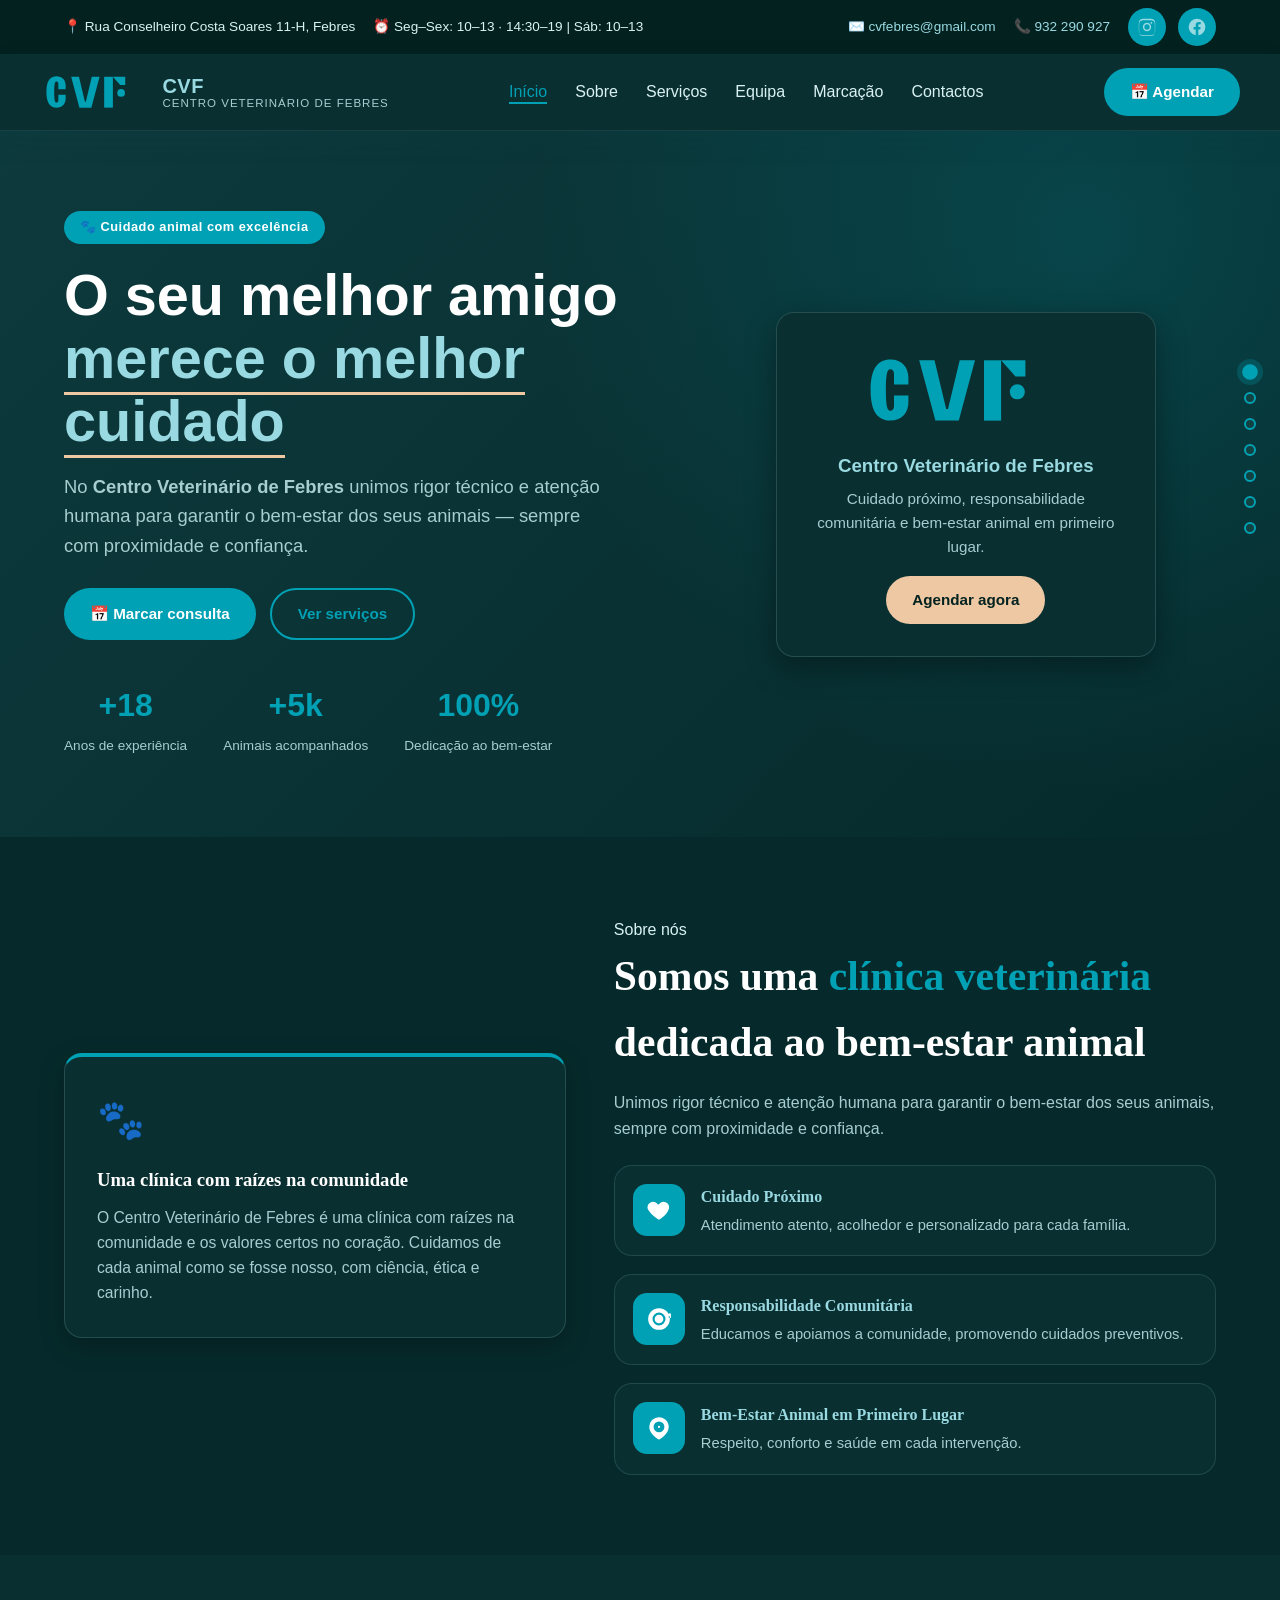
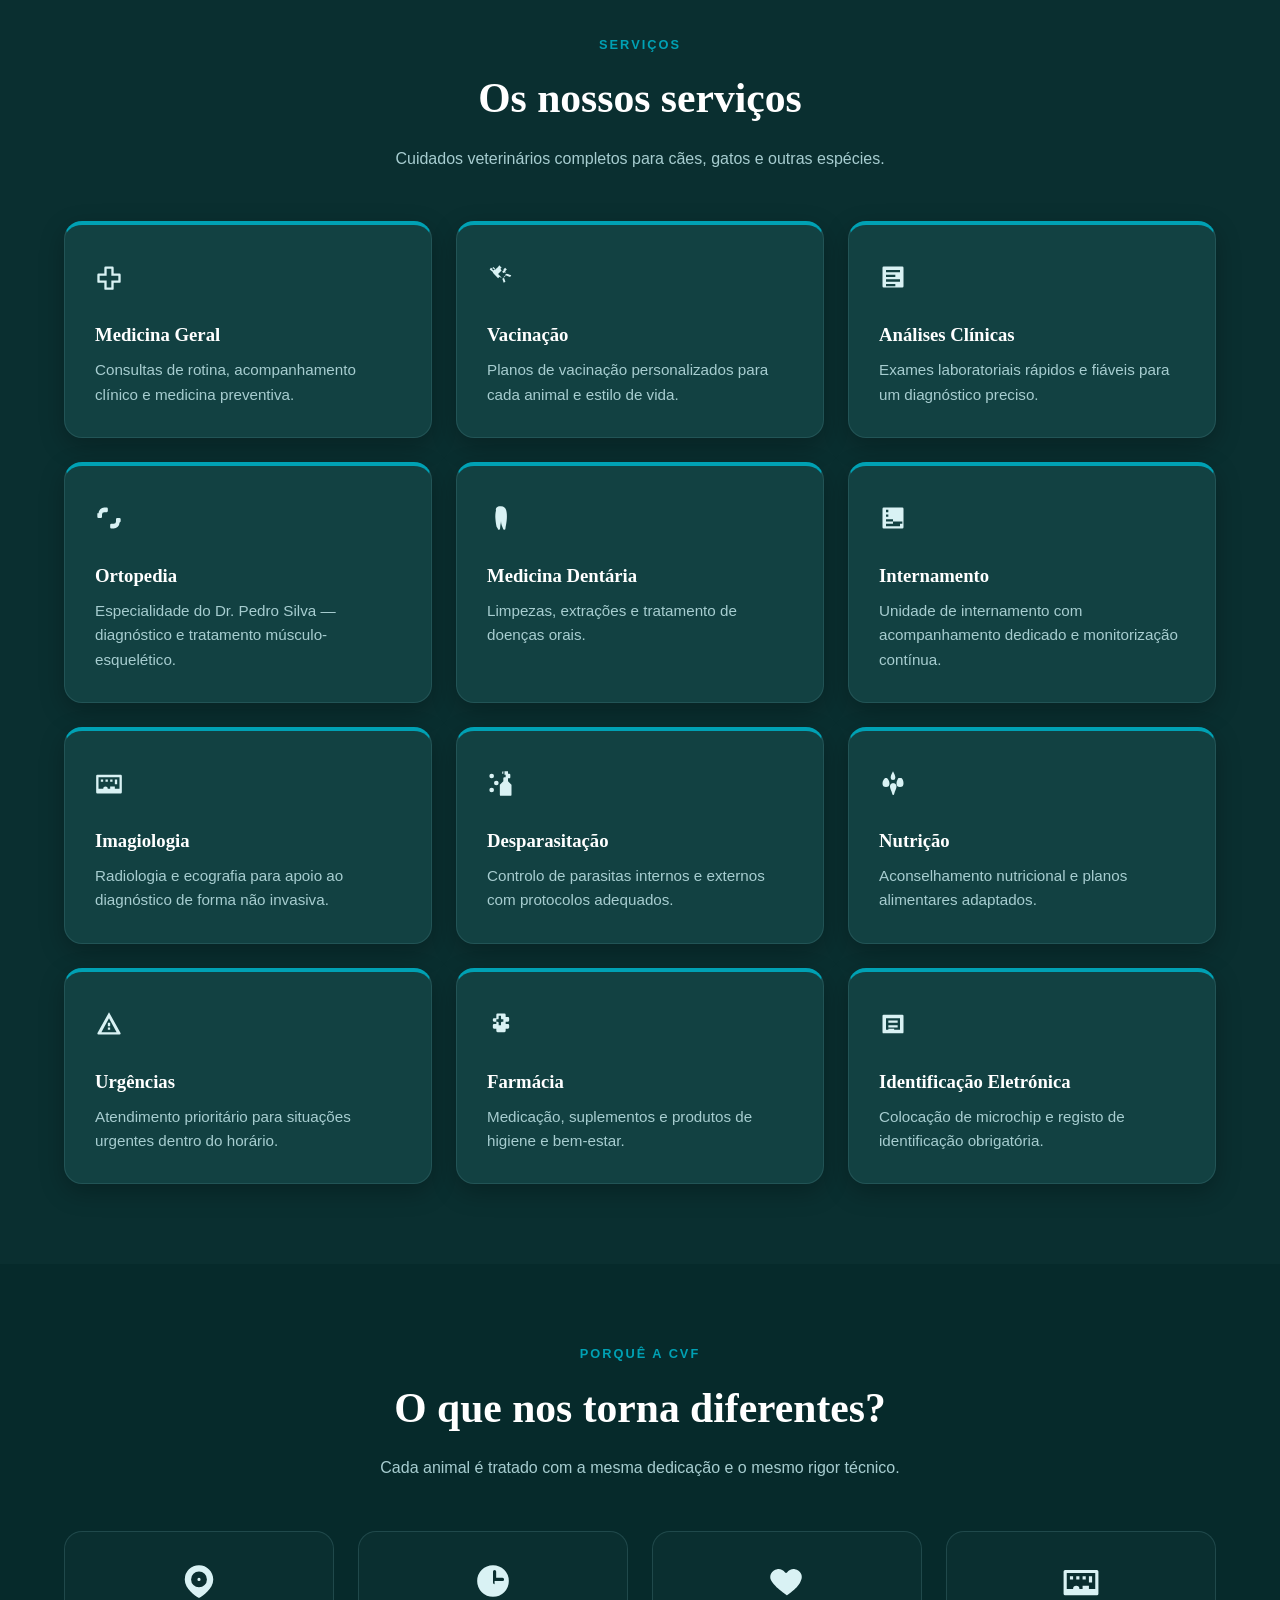
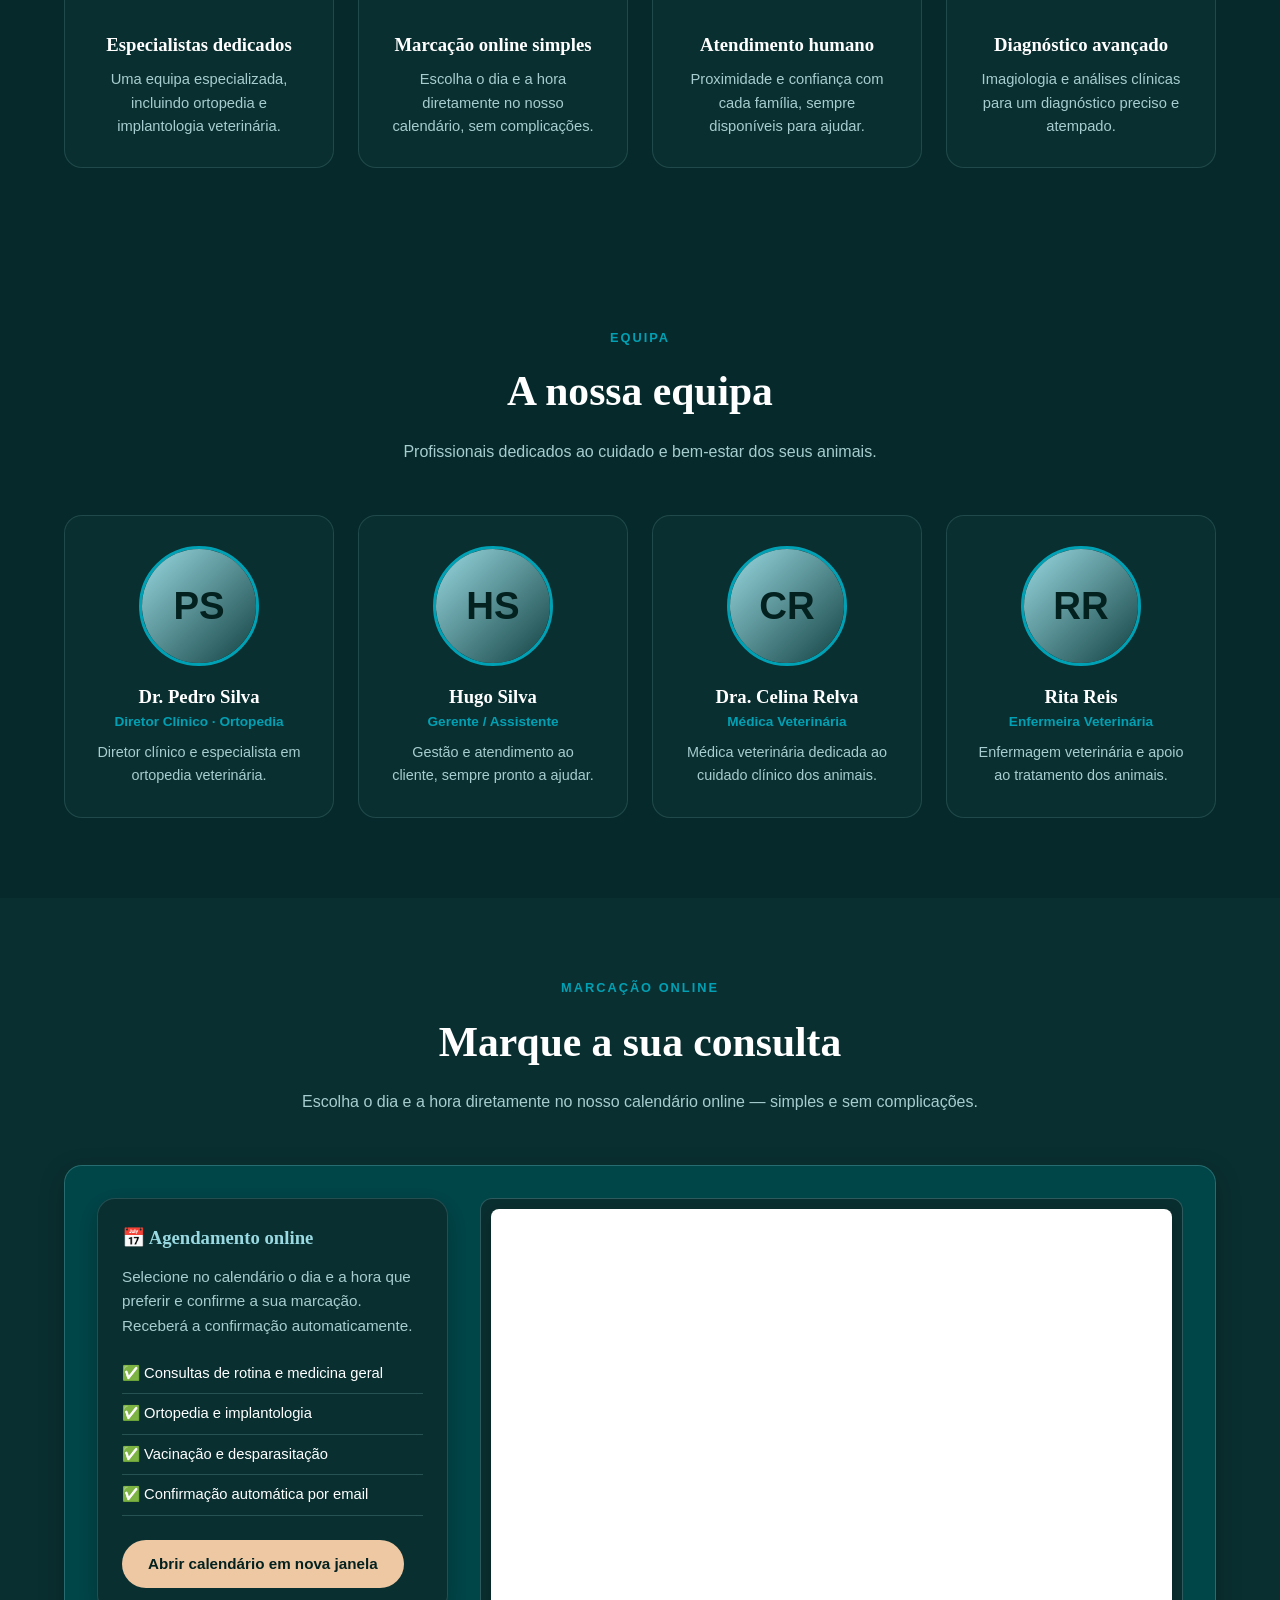
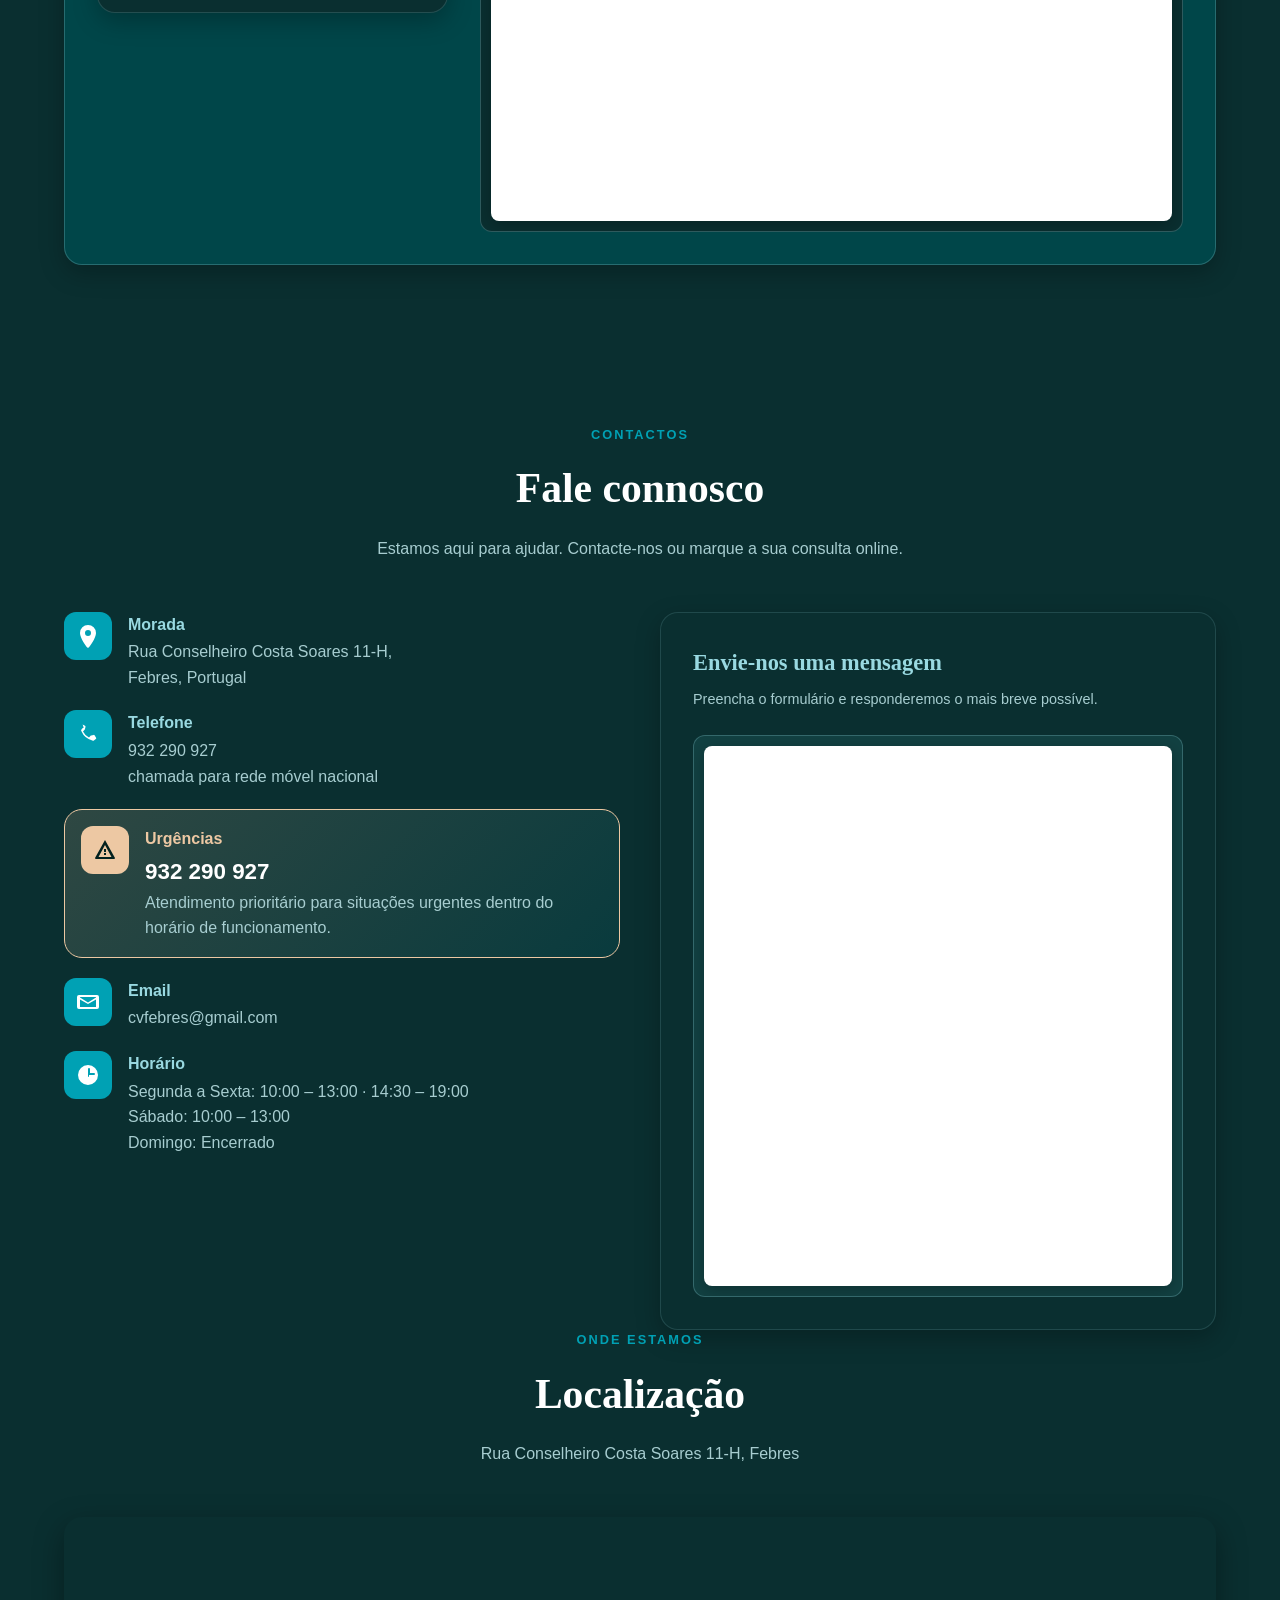
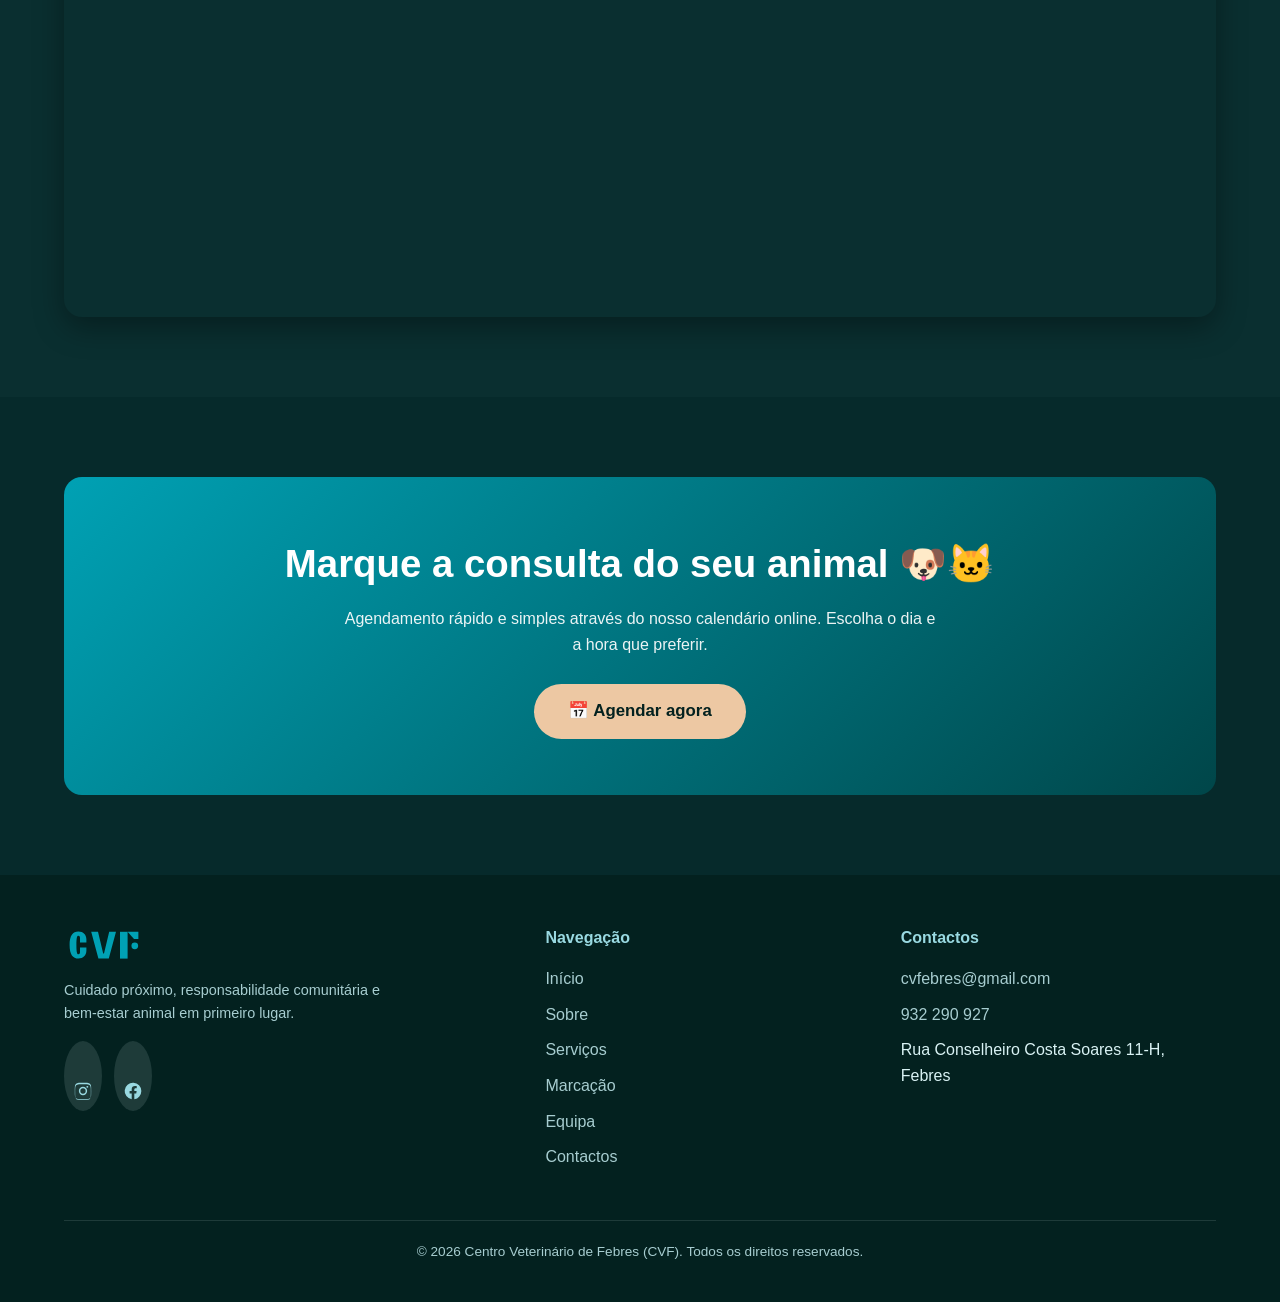
<file: index.html>
<!DOCTYPE html>
<html lang="pt-PT">
<head>
  <meta charset="UTF-8" />
  <meta name="viewport" content="width=device-width, initial-scale=1.0, viewport-fit=cover" />
  <title>CVF — Centro Veterinário de Febres</title>
  <meta name="description" content="Centro Veterinário de Febres. Cuidado próximo, responsabilidade comunitária e bem-estar animal em primeiro lugar. Marque a sua consulta online." />
  <meta name="author" content="Centro Veterinário de Febres" />
  <meta name="robots" content="index, follow" />
  <link rel="canonical" href="https://cvfebres.pt/" />

  <!-- Open Graph / social -->
  <meta property="og:type" content="website" />
  <meta property="og:locale" content="pt_PT" />
  <meta property="og:title" content="CVF — Centro Veterinário de Febres" />
  <meta property="og:description" content="Cuidado próximo, responsabilidade comunitária e bem-estar animal em primeiro lugar. Marque a sua consulta online." />
<meta property="og:url" content="https://cvfebres.pt/" />
  <meta property="og:site_name" content="CVF — Centro Veterinário de Febres" />
<meta property="og:image" content="https://cvfebres.pt/assets/cvf-logo.svg" />
  <meta property="og:image:width" content="1200" />
  <meta property="og:image:height" content="630" />
  <meta property="og:image:alt" content="Logótipo CVF — Centro Veterinário de Febres" />
  <meta name="twitter:card" content="summary_large_image" />
  <meta name="twitter:title" content="CVF — Centro Veterinário de Febres" />
  <meta name="twitter:description" content="Cuidado próximo, responsabilidade comunitária e bem-estar animal em primeiro lugar." />
  <meta name="twitter:image" content="https://cvfebres.pt/assets/cvf-logo.svg" />

<meta name="theme-color" content="#062a2b" />
  <link rel="icon" type="image/svg+xml" href="assets/favicon.svg" />
  <link rel="apple-touch-icon" href="assets/favicon.svg" />

  <!-- Fontes da marca: Satoshi (principal) + Merriweather (alternativa) -->
  <link rel="preconnect" href="https://api.fontshare.com" />
  <link rel="preconnect" href="https://cdn.fontshare.com" crossorigin />
  <link href="https://api.fontshare.com/v2/css?f[]=satoshi@400,500,700,900&f[]=merriweather@400,700,900&display=swap" rel="stylesheet" />

  <link rel="stylesheet" href="css/style.css" />

  <!-- Dados estruturados (VetClinic) -->
  <script type="application/ld+json">
  {
    "@context": "https://schema.org",
    "@type": "VeterinaryCare",
    "name": "Centro Veterinário de Febres",
    "url": "https://cvfebres.pt/",
    "telephone": "+351932290927",
    "email": "cvfebres@gmail.com",
    "address": {
      "@type": "PostalAddress",
      "streetAddress": "Rua Conselheiro Costa Soares 11-H",
      "addressLocality": "Febres",
      "addressCountry": "PT"
    },
    "openingHours": ["Mo-Fr 10:00-13:00 14:30-19:00", "Sa 10:00-13:00"],
    "priceRange": "$$"
  }
  </script>
</head>
<body>

  <!-- Barra de progresso do scroll -->
  <div class="scroll-progress" id="scroll-progress"></div>

  <!-- Dots de navegação lateral -->
  <nav class="scroll-dots" id="scroll-dots" aria-label="Navegação rápida"></nav>

<!-- ============================================================
       TOPBAR
  ============================================================ -->
  <div class="topbar">
    <div class="container topbar-inner">
      <div class="topbar-left">
        <span>📍 Rua Conselheiro Costa Soares 11-H, Febres</span>
        <span class="topbar-hours">⏰ Seg–Sex: 10–13 · 14:30–19 | Sáb: 10–13</span>
      </div>
      <div class="topbar-right">
        <a href="mailto:cvfebres@gmail.com">✉️ cvfebres@gmail.com</a>
        <a href="tel:+351932290927">📞 932 290 927</a>
<div class="social-links">
          <a href="https://www.instagram.com/cvfebres" target="_blank" rel="noopener" class="social-link" aria-label="Instagram (abre em nova janela)">
            <svg aria-hidden="true" viewBox="0 0 24 24" width="20" height="20" fill="currentColor"><path d="M12 2.16c3.2 0 3.58.01 4.85.07 1.17.05 1.8.25 2.23.41.56.22.96.48 1.38.9.42.42.68.82.9 1.38.16.42.35 1.06.41 2.23.06 1.27.07 1.65.07 4.85s-.01 3.58-.07 4.85c-.05 1.17-.25 1.8-.41 2.23-.22.56-.48.96-.9 1.38-.42.42-.82.68-1.38.9-.42.16-1.06.35-2.23.41-1.27.06-1.65.07-4.85.07s-3.58-.01-4.85-.07c-1.17-.05-1.8-.25-2.23-.41a3.72 3.72 0 0 1-1.38-.9c-.42-.42-.68-.82-.9-1.38-.16-.42-.35-1.06-.41-2.23C2.17 15.58 2.16 15.2 2.16 12s.01-3.58.07-4.85c.05-1.17.25-1.8.41-2.23.22-.56.48-.96.9-1.38.42-.42.82-.68 1.38-.9.42-.16 1.06-.35 2.23-.41C8.42 2.17 8.8 2.16 12 2.16m0 1.8c-3.15 0-3.52.01-4.77.07-1.08.05-1.67.23-2.06.38-.52.2-.89.44-1.28.83-.39.39-.63.76-.83 1.28-.15.39-.33.98-.38 2.06-.06 1.25-.07 1.62-.07 4.77s.01 3.52.07 4.77c.05 1.08.23 1.67.38 2.06.2.52.44.89.83 1.28.39.39.76.63 1.28.83.39.15.98.33 2.06.38 1.25.06 1.62.07 4.77.07s3.52-.01 4.77-.07c1.08-.05 1.67-.23 2.06-.38.52-.2.89-.44 1.28-.83.39-.39.63-.76.83-1.28.15-.39.33-.98.38-2.06.06-1.25.07-1.62.07-4.77s-.01-3.52-.07-4.77c-.05-1.08-.23-1.67-.38-2.06-.2-.52-.44-.89-.83-1.28a3.44 3.44 0 0 0-1.28-.83c-.39-.15-.98-.33-2.06-.38-1.25-.06-1.62-.07-4.77-.07m0 3.06a4.98 4.98 0 1 1 0 9.96 4.98 4.98 0 0 1 0-9.96m0 1.8a3.18 3.18 0 1 0 0 6.36 3.18 3.18 0 0 0 0-6.36m5.19-2.96a1.16 1.16 0 1 1 0 2.33 1.16 1.16 0 0 1 0-2.33"/></svg>
          </a>
          <a href="https://www.facebook.com/cvfebres" target="_blank" rel="noopener" class="social-link" aria-label="Facebook (abre em nova janela)">
            <svg aria-hidden="true" viewBox="0 0 24 24" width="20" height="20" fill="currentColor"><path d="M22 12a10 10 0 1 0-11.56 9.88v-6.99H7.9V12h2.54V9.8c0-2.5 1.49-3.89 3.78-3.89 1.09 0 2.24.2 2.24.2v2.46h-1.26c-1.24 0-1.63.77-1.63 1.56V12h2.78l-.45 2.89h-2.33v6.99A10 10 0 0 0 22 12"/></svg>
          </a>
        </div>
      </div>
    </div>
  </div>

  <!-- ============================================================
       HEADER
  ============================================================ -->
  <header class="header">
    <div class="container nav">
      <a href="#inicio" class="brand">
        <img src="assets/cvf-logo.svg" alt="Logótipo CVF" />
        <div class="brand-text">
          <strong>CVF</strong>
          <span>Centro Veterinário de Febres</span>
        </div>
      </a>
      <nav class="main-nav">
        <ul class="nav-links" id="nav-links">
          <li><a href="#inicio" class="active">Início</a></li>
          <li><a href="#sobre">Sobre</a></li>
          <li><a href="#servicos">Serviços</a></li>
          <li><a href="#equipa">Equipa</a></li>
          <li><a href="#marcacao">Marcação</a></li>
          <li><a href="#contactos">Contactos</a></li>
        </ul>
      </nav>
      <div class="nav-cta">
        <a href="#marcacao" class="btn btn-primary">📅 Agendar</a>
        <button class="hamburger" aria-label="Menu" aria-expanded="false">
          <span></span><span></span><span></span>
        </button>
      </div>
    </div>
  </header>

  <!-- ============================================================
       HERO
  ============================================================ -->
  <section class="hero" id="inicio">
    <div class="hero-bg"></div>
    <div class="container hero-inner">
      <div class="hero-content">
        <span class="hero-badge">🐾 Cuidado animal com excelência</span>
        <h1>O seu melhor amigo<br /><span class="typewriter">merece o melhor cuidado</span></h1>
        <p class="hero-sub">
          No <strong>Centro Veterinário de Febres</strong> unimos rigor técnico e
          atenção humana para garantir o bem-estar dos seus animais — sempre com
          proximidade e confiança.
        </p>
        <div class="hero-actions">
          <a href="#marcacao" class="btn btn-primary btn-lg">📅 Marcar consulta</a>
          <a href="#servicos" class="btn btn-outline btn-lg">Ver serviços</a>
        </div>
        <div class="hero-stats">
          <div class="stat"><strong>+18</strong><span>Anos de experiência</span></div>
          <div class="stat"><strong>+5k</strong><span>Animais acompanhados</span></div>
          <div class="stat"><strong>100%</strong><span>Dedicação ao bem-estar</span></div>
        </div>
      </div>
      <div class="hero-visual">
        <div class="hero-card">
          <img src="assets/cvf-logo.svg" alt="Logótipo CVF" />
          <h3>Centro Veterinário de Febres</h3>
          <p>Cuidado próximo, responsabilidade comunitária e bem-estar animal em primeiro lugar.</p>
          <a href="#marcacao" class="btn btn-accent">Agendar agora</a>
        </div>
      </div>
    </div>
  </section>

  <!-- ============================================================
       SOBRE
  ============================================================ -->
  <section class="section" id="sobre">
    <div class="container">
      <div class="split">
        <div class="split-media reveal">
          <div class="about-card">
            <div class="about-emoji">🐾</div>
            <h3>Uma clínica com raízes na comunidade</h3>
            <p>
              O Centro Veterinário de Febres é uma clínica com raízes na comunidade
              e os valores certos no coração. Cuidamos de cada animal como se fosse
              nosso, com ciência, ética e carinho.
            </p>
          </div>
        </div>
        <div class="split-content reveal">
          <div class="eyebrow">Sobre nós</div>
          <h2>Somos uma <b>clínica veterinária</b> dedicada ao bem-estar animal</h2>
          <p>
            Unimos rigor técnico e atenção humana para garantir o bem-estar dos seus
            animais, sempre com proximidade e confiança.
          </p>
<div class="values-list">
            <div class="value-item">
              <div class="value-icon"><svg viewBox="0 0 24 24" width="26" height="26" fill="currentColor" aria-hidden="true"><path d="M12 21s-7.5-4.7-10-9.3C.4 8.6 2.3 5 5.8 4.5c2-.3 3.9.6 5 2.2.3.4.9.4 1.2 0 1.1-1.6 3-2.5 5-2.2 3.5.5 5.4 4.1 3.8 7.2C19.5 16.3 12 21 12 21z"/></svg></div>
              <div>
                <h4>Cuidado Próximo</h4>
                <p>Atendimento atento, acolhedor e personalizado para cada família.</p>
              </div>
            </div>
            <div class="value-item">
              <div class="value-icon"><svg viewBox="0 0 24 24" width="26" height="26" fill="currentColor" aria-hidden="true"><path d="M12 2a10 10 0 1 1 0 20 10 10 0 0 1 0-20zm0 4a6 6 0 1 0 0 12 6 6 0 0 0 0-12zm0 2a4 4 0 1 1 0 8 4 4 0 0 1 0-8zm9-1h2v2h-2V7zm2 2h-2v2h2V9z"/></svg></div>
              <div>
                <h4>Responsabilidade Comunitária</h4>
                <p>Educamos e apoiamos a comunidade, promovendo cuidados preventivos.</p>
              </div>
            </div>
            <div class="value-item">
              <div class="value-icon"><svg viewBox="0 0 24 24" width="26" height="26" fill="currentColor" aria-hidden="true"><path d="M12 2c5 0 9 4 9 9 0 6-7 10.5-8.4 11.4a1 1 0 0 1-1.2 0C10 21.5 3 17 3 11a9 9 0 0 1 9-9zm0 4a5 5 0 1 0 0 10 5 5 0 0 0 0-10zm0 4a1 1 0 1 1 0 2 1 1 0 0 1 0-2z"/></svg></div>
              <div>
                <h4>Bem-Estar Animal em Primeiro Lugar</h4>
                <p>Respeito, conforto e saúde em cada intervenção.</p>
              </div>
            </div>
          </div>
        </div>
      </div>
    </div>
  </section>

  <!-- ============================================================
       SERVIÇOS
  ============================================================ -->
  <section class="section section-alt" id="servicos">
    <div class="container">
      <div class="section-head reveal">
        <div class="eyebrow">Serviços</div>
        <h2>Os nossos <b>serviços</b></h2>
        <p>Cuidados veterinários completos para cães, gatos e outras espécies.</p>
      </div>
<div class="services-grid">
        <div class="service-card reveal">
          <div class="icon"><svg viewBox="0 0 24 24" width="28" height="28" fill="currentColor" aria-hidden="true"><path d="M9 3h6a1 1 0 0 1 1 1v5h5a1 1 0 0 1 1 1v6a1 1 0 0 1-1 1h-5v5a1 1 0 0 1-1 1H9a1 1 0 0 1-1-1v-5H3a1 1 0 0 1-1-1v-6a1 1 0 0 1 1-1h5V4a1 1 0 0 1 1-1zm1 2v6H4v4h6v6h4v-6h6v-4h-6V5h-4z"/></svg></div>
          <h3>Medicina Geral</h3>
          <p>Consultas de rotina, acompanhamento clínico e medicina preventiva.</p>
        </div>
        <div class="service-card reveal">
          <div class="icon"><svg viewBox="0 0 24 24" width="28" height="28" fill="currentColor" aria-hidden="true"><path d="M10.5 2 14 5.5 15.5 4l1.5 1.5-1.5 1.5c.5.5.8 1.2.8 2l4.5 1.5-1 1.5-4-1.5-1.5 1.5 1.5 4-1.5 1-1.5-4.5c-.8 0-1.5-.3-2-.8l-1.5 1.5L8 14.5 9.5 13 6 9.5c-.5-.5-1-1.2-1.2-2L2.3 5.5 3.3 4l4 1.5c.3-.4.6-.7 1-.9l1.2-1.1L10.5 2zM5.5 3.5 4 5l1.5 1.5L7 5 5.5 3.5zm7 3-3 3 4 4 3-3-1-1h1.5l-1.5-1.5L14 8.5 13 7.5l1.5-1.5L13 4.5 12.5 4l-1 1z"/></svg></div>
          <h3>Vacinação</h3>
          <p>Planos de vacinação personalizados para cada animal e estilo de vida.</p>
        </div>
        <div class="service-card reveal">
          <div class="icon"><svg viewBox="0 0 24 24" width="28" height="28" fill="currentColor" aria-hidden="true"><path d="M4 3h16a1 1 0 0 1 1 1v16a1 1 0 0 1-1 1H4a1 1 0 0 1-1-1V4a1 1 0 0 1 1-1zm2 3v2h12V6H6zm0 4v2h8v-2H6zm0 4v2h12v-2H6zm0 4v2h8v-2H6z"/></svg></div>
          <h3>Análises Clínicas</h3>
          <p>Exames laboratoriais rápidos e fiáveis para um diagnóstico preciso.</p>
        </div>
        <div class="service-card reveal">
          <div class="icon"><svg viewBox="0 0 24 24" width="28" height="28" fill="currentColor" aria-hidden="true"><path d="M3 8a5 5 0 0 1 5-5h2a1 1 0 0 1 1 1v2a1 1 0 0 1-1 1H8a2 2 0 0 0-2 2v2a1 1 0 0 1-1 1H3a1 1 0 0 1-1-1V8zm18 8a5 5 0 0 1-5 5h-2a1 1 0 0 1-1-1v-2a1 1 0 0 1 1-1h2a2 2 0 0 0 2-2v-2a1 1 0 0 1 1-1h2a1 1 0 0 1 1 1v2z"/></svg></div>
          <h3>Ortopedia</h3>
          <p>Especialidade do Dr. Pedro Silva — diagnóstico e tratamento músculo-esquelético.</p>
        </div>
        <div class="service-card reveal">
          <div class="icon"><svg viewBox="0 0 24 24" width="28" height="28" fill="currentColor" aria-hidden="true"><path d="M12 2c2.5 0 4 1.5 4.5 3.5.5 2 .7 4.5.5 7-.2 2.5-.5 5-1 7l-.2 1.6a1 1 0 0 1-2 .1L12.5 18c-.3-1.2-.5-2.5-.5-3.5 0 1-.2 2.3-.5 3.5l-.3 3.2a1 1 0 0 1-2-.1L8.2 19.5c-.5-2-.8-4.5-1-7-.2-2.5 0-5 .5-7C7.2 3.5 8.7 2 11.2 2h.8z"/></svg></div>
          <h3>Medicina Dentária</h3>
          <p>Limpezas, extrações e tratamento de doenças orais.</p>
        </div>
        <div class="service-card reveal">
          <div class="icon"><svg viewBox="0 0 24 24" width="28" height="28" fill="currentColor" aria-hidden="true"><path d="M4 3h16a1 1 0 0 1 1 1v16a1 1 0 0 1-1 1H4a1 1 0 0 1-1-1V4a1 1 0 0 1 1-1zm2 2v2h2V5H6zm0 4v2h2V9H6zm0 4v2h6v-2H6zm0 4v2h12v-2H6zm10-4a2 2 0 1 1 0-4 2 2 0 0 1 0 4zm-4 4h8v-2h-8v2zM8 9h2v2H8V9z"/></svg></div>
          <h3>Internamento</h3>
          <p>Unidade de internamento com acompanhamento dedicado e monitorização contínua.</p>
        </div>
        <div class="service-card reveal">
          <div class="icon"><svg viewBox="0 0 24 24" width="28" height="28" fill="currentColor" aria-hidden="true"><path d="M2 5h20a1 1 0 0 1 1 1v14a1 1 0 0 1-1 1H2a1 1 0 0 1-1-1V6a1 1 0 0 1 1-1zm1 2v10h18V7H3zm2 2h2v2H5V9zm4 0h2v2H9V9zm4 0h2v2h-2V9zm4 0h2v4h-2V9zm-8 6a2 2 0 1 1 0 4 2 2 0 0 1 0-4zm4 0h4v2h-4v-2z"/></svg></div>
          <h3>Imagiologia</h3>
          <p>Radiologia e ecografia para apoio ao diagnóstico de forma não invasiva.</p>
        </div>
        <div class="service-card reveal">
          <div class="icon"><svg viewBox="0 0 24 24" width="28" height="28" fill="currentColor" aria-hidden="true"><path d="M14 2h4v2h1a1 1 0 0 1 1 1v2a1 1 0 0 1-1 1h-1v2.5l3 3V22a1 1 0 0 1-1 1H12a1 1 0 0 1-1-1v-8.5l3-3V8a1 1 0 0 1 1-1h1V5h-1V2h-1v2h-1V3a1 1 0 0 1 1-1zm1 10.5L17.5 15v5H11v-5L14 12.5zM4 8a2 2 0 1 1 0-4 2 2 0 0 1 0 4zm4 6a2 2 0 1 1 0-4 2 2 0 0 1 0 4zm-4 6a2 2 0 1 1 0-4 2 2 0 0 1 0 4z"/></svg></div>
          <h3>Desparasitação</h3>
          <p>Controlo de parasitas internos e externos com protocolos adequados.</p>
        </div>
        <div class="service-card reveal">
          <div class="icon"><svg viewBox="0 0 24 24" width="28" height="28" fill="currentColor" aria-hidden="true"><path d="M12 2c1 2 2 3.5 2 5.5A2 2 0 0 1 12 9.5 2 2 0 0 1 10 7.5c0-2 1-3.5 2-5.5zM7 8c1 1 2 2.5 2 4.5A3 3 0 0 1 6 15.5 3 3 0 0 1 3 12.5C3 10.5 4 9 5 8c.5-.5 1.5-.5 2 0zm10 0c1-.5 2-.5 2.5 0 1 1 1.5 2.5 1.5 4.5a3 3 0 0 1-3 3 3 3 0 0 1-3-3c0-2 1-3.5 1.5-4.5.5-.5 1.5-.5 2 0zM12 12c1.7 0 3 1.3 3 3 0 1.8-1.2 3.3-2 6.5a.8.8 0 0 1-1.6 0c-.8-3.2-2-4.7-2-6.5 0-1.7 1.3-3 3-3z"/></svg></div>
          <h3>Nutrição</h3>
          <p>Aconselhamento nutricional e planos alimentares adaptados.</p>
        </div>
        <div class="service-card reveal">
          <div class="icon"><svg viewBox="0 0 24 24" width="28" height="28" fill="currentColor" aria-hidden="true"><path d="M12 2 22 20a1 1 0 0 1-1 1H3a1 1 0 0 1-1-1L12 2zm0 5-6.5 12h13L12 7zm-1 4h2v3h-2v-3zm0 4h2v2h-2v-2z"/></svg></div>
          <h3>Urgências</h3>
          <p>Atendimento prioritário para situações urgentes dentro do horário.</p>
        </div>
        <div class="service-card reveal">
          <div class="icon"><svg viewBox="0 0 24 24" width="28" height="28" fill="currentColor" aria-hidden="true"><path d="M9 3h6a1 1 0 0 1 1 1v2h2a1 1 0 0 1 1 1v2a1 1 0 0 1-1 1h-2v2h2a1 1 0 0 1 1 1v2a1 1 0 0 1-1 1h-2v2a1 1 0 0 1-1 1H9a1 1 0 0 1-1-1v-2H6a1 1 0 0 1-1-1v-2a1 1 0 0 1 1-1h2v-2H6a1 1 0 0 1-1-1V8a1 1 0 0 1 1-1h2V4a1 1 0 0 1 1-1zm1 2v2a1 1 0 0 1-1 1H8v2h1a1 1 0 0 1 1 1v2h2v-2a1 1 0 0 1 1-1h1v-2h-1a1 1 0 0 1-1-1V5h-2z"/></svg></div>
          <h3>Farmácia</h3>
          <p>Medicação, suplementos e produtos de higiene e bem-estar.</p>
        </div>
        <div class="service-card reveal">
          <div class="icon"><svg viewBox="0 0 24 24" width="28" height="28" fill="currentColor" aria-hidden="true"><path d="M4 4h16a1 1 0 0 1 1 1v14a1 1 0 0 1-1 1H4a1 1 0 0 1-1-1V5a1 1 0 0 1 1-1zm2 3v10h12V7H6zm2 2h8v2H8V9zm0 4h8v2H8v-2zm0 3h5v2H8v-2z"/></svg></div>
          <h3>Identificação Eletrónica</h3>
          <p>Colocação de microchip e registo de identificação obrigatória.</p>
        </div>
      </div>
    </div>
  </section>

  <!-- ============================================================
       O QUE NOS DIFERENCIA
  ============================================================ -->
  <section class="section why-section" id="diferencas">
    <div class="container">
      <div class="section-head reveal">
        <div class="eyebrow">Porquê a CVF</div>
        <h2>O que nos torna <b>diferentes?</b></h2>
        <p>Cada animal é tratado com a mesma dedicação e o mesmo rigor técnico.</p>
      </div>
<div class="why-grid">
        <div class="why-card reveal">
          <div class="why-icon"><svg viewBox="0 0 24 24" width="38" height="38" fill="currentColor" aria-hidden="true"><path d="M12 2c5 0 9 4 9 9 0 6-7 10.5-8.4 11.4a1 1 0 0 1-1.2 0C10 21.5 3 17 3 11a9 9 0 0 1 9-9zm0 4a5 5 0 1 0 0 10 5 5 0 0 0 0-10zm0 4a1 1 0 1 1 0 2 1 1 0 0 1 0-2z"/></svg></div>
          <h3>Especialistas dedicados</h3>
          <p>Uma equipa especializada, incluindo ortopedia e implantologia veterinária.</p>
        </div>
        <div class="why-card reveal">
          <div class="why-icon"><svg viewBox="0 0 24 24" width="38" height="38" fill="currentColor" aria-hidden="true"><path d="M12 2a10 10 0 1 1 0 20 10 10 0 0 1 0-20zm1 10h5a1 1 0 0 0 0-2h-4V6a1 1 0 0 0-2 0v7a1 1 0 0 0 1 1z"/></svg></div>
          <h3>Marcação online simples</h3>
          <p>Escolha o dia e a hora diretamente no nosso calendário, sem complicações.</p>
        </div>
        <div class="why-card reveal">
          <div class="why-icon"><svg viewBox="0 0 24 24" width="38" height="38" fill="currentColor" aria-hidden="true"><path d="M12 21s-7.5-4.7-10-9.3C.4 8.6 2.3 5 5.8 4.5c2-.3 3.9.6 5 2.2.3.4.9.4 1.2 0 1.1-1.6 3-2.5 5-2.2 3.5.5 5.4 4.1 3.8 7.2C19.5 16.3 12 21 12 21z"/></svg></div>
          <h3>Atendimento humano</h3>
          <p>Proximidade e confiança com cada família, sempre disponíveis para ajudar.</p>
        </div>
        <div class="why-card reveal">
          <div class="why-icon"><svg viewBox="0 0 24 24" width="38" height="38" fill="currentColor" aria-hidden="true"><path d="M2 5h20a1 1 0 0 1 1 1v14a1 1 0 0 1-1 1H2a1 1 0 0 1-1-1V6a1 1 0 0 1 1-1zm1 2v10h18V7H3zm2 2h2v2H5V9zm4 0h2v2H9V9zm4 0h2v2h-2V9zm4 0h2v4h-2V9zm-8 6a2 2 0 1 1 0 4 2 2 0 0 1 0-4zm4 0h4v2h-4v-2z"/></svg></div>
          <h3>Diagnóstico avançado</h3>
          <p>Imagiologia e análises clínicas para um diagnóstico preciso e atempado.</p>
        </div>
      </div>
    </div>
  </section>

<!-- ============================================================
       EQUIPA
  ============================================================ -->
  <section class="section" id="equipa">
    <div class="container">
      <div class="section-head reveal">
        <div class="eyebrow">Equipa</div>
        <h2>A nossa <b>equipa</b></h2>
        <p>Profissionais dedicados ao cuidado e bem-estar dos seus animais.</p>
      </div>
      <div class="team-grid">
        <div class="team-card reveal">
          <div class="team-photo">
            <span class="placeholder">PS</span>
            <!-- <img src="assets/team/pedro-silva.jpg" alt="Dr. Pedro Silva" /> -->
          </div>
          <h3>Dr. Pedro Silva</h3>
          <div class="role">Diretor Clínico · Ortopedia</div>
          <p>Diretor clínico e especialista em ortopedia veterinária.</p>
        </div>
        <div class="team-card reveal">
          <div class="team-photo">
            <span class="placeholder">HS</span>
            <!-- <img src="assets/team/hugo-silva.jpg" alt="Hugo Silva" /> -->
          </div>
          <h3>Hugo Silva</h3>
          <div class="role">Gerente / Assistente</div>
          <p>Gestão e atendimento ao cliente, sempre pronto a ajudar.</p>
        </div>
        <div class="team-card reveal">
          <div class="team-photo">
            <span class="placeholder">CR</span>
            <!-- <img src="assets/team/celina-relva.jpg" alt="Dra. Celina Relva" /> -->
          </div>
          <h3>Dra. Celina Relva</h3>
          <div class="role">Médica Veterinária</div>
          <p>Médica veterinária dedicada ao cuidado clínico dos animais.</p>
        </div>
        <div class="team-card reveal">
          <div class="team-photo">
            <span class="placeholder">RR</span>
            <!-- <img src="assets/team/rita-reis.jpg" alt="Rita Reis" /> -->
          </div>
          <h3>Rita Reis</h3>
          <div class="role">Enfermeira Veterinária</div>
          <p>Enfermagem veterinária e apoio ao tratamento dos animais.</p>
        </div>
      </div>
    </div>
  </section>

<!-- ============================================================
       MARCAÇÃO / GOOGLE CALENDAR (AGENDAMENTO ONLINE)
  ============================================================ -->
  <section class="section section-alt" id="marcacao">
    <div class="container">
      <div class="section-head reveal">
        <div class="eyebrow">Marcação online</div>
        <h2>Marque a sua <b>consulta</b></h2>
        <p>Escolha o dia e a hora diretamente no nosso calendário online — simples e sem complicações.</p>
      </div>
      <div class="booking-wrap reveal">
        <div class="booking-info">
          <h3>📅 Agendamento online</h3>
          <p>Selecione no calendário o dia e a hora que preferir e confirme a sua marcação. Receberá a confirmação automaticamente.</p>
          <ul>
            <li>✅ Consultas de rotina e medicina geral</li>
            <li>✅ Ortopedia e implantologia</li>
            <li>✅ Vacinação e desparasitação</li>
            <li>✅ Confirmação automática por email</li>
          </ul>
<a href="https://calendar.app.google/55Sj79jdXTr2XAPs8" target="_blank" rel="noopener" class="btn btn-accent btn-external">Abrir calendário em nova janela</a>
        </div>
        <div class="booking-calendar">
          <!--
            👇 Calendário de marcação online (Google Calendar / Appointments)
          -->
          <iframe
            title="Calendário de marcação online CVF"
            src="https://calendar.app.google/55Sj79jdXTr2XAPs8"
width="100%"
            height="900"
            style="border: 0;"
            allowfullscreen=""
            loading="lazy"
            referrerpolicy="no-referrer-when-downgrade"></iframe>
        </div>
      </div>
    </div>
  </section>

  <!-- ============================================================
       CONTACTOS
  ============================================================ -->
  <section class="section section-alt" id="contactos">
    <div class="container">
      <div class="section-head reveal">
        <div class="eyebrow">Contactos</div>
        <h2>Fale <b>connosco</b></h2>
        <p>Estamos aqui para ajudar. Contacte-nos ou marque a sua consulta online.</p>
      </div>
      <div class="contact-grid">
<div class="contact-info">
          <div class="contact-item reveal">
            <div class="ci-icon"><svg viewBox="0 0 24 24" width="24" height="24" fill="currentColor" aria-hidden="true"><path d="M12 1a8 8 0 0 1 8 8c0 5.3-6.5 13.6-7.4 14.6a.8.8 0 0 1-1.2 0C10.5 22.6 4 14.3 4 9a8 8 0 0 1 8-8zm0 5a3 3 0 1 0 0 6 3 3 0 0 0 0-6z"/></svg></div>
            <div>
              <h4>Morada</h4>
              <p>Rua Conselheiro Costa Soares 11-H,<br />Febres, Portugal</p>
            </div>
          </div>
          <div class="contact-item reveal">
            <div class="ci-icon"><svg viewBox="0 0 24 24" width="24" height="24" fill="currentColor" aria-hidden="true"><path d="M6.6 2.4 9 3.8a1 1 0 0 1 .5 1.1l-.6 2.4a1 1 0 0 1-.3.5l-1.6 1.6a13 13 0 0 0 6 6l1.6-1.6c.2-.2.4-.3.6-.3l2.4-.6a1 1 0 0 1 1.1.5l1.4 2.4a1 1 0 0 1-.3 1.3l-1.9 1.4c-.3.2-.7.3-1 .2a16.5 16.5 0 0 1-11.6-9.6 3 3 0 0 1-.2-1l1.4-1.9a1 1 0 0 1 1.3-.3z"/></svg></div>
            <div>
              <h4>Telefone</h4>
              <a href="tel:+351932290927">932 290 927</a>
              <p>chamada para rede móvel nacional</p>
            </div>
          </div>
          <div class="contact-item emergency reveal">
            <div class="ci-icon"><svg viewBox="0 0 24 24" width="24" height="24" fill="currentColor" aria-hidden="true"><path d="M12 2 22 20a1 1 0 0 1-1 1H3a1 1 0 0 1-1-1L12 2zm0 5-6.5 12h13L12 7zm-1 4h2v3h-2v-3zm0 4h2v2h-2v-2z"/></svg></div>
            <div>
              <h4>Urgências</h4>
              <a href="tel:+351932290927" class="phone-big">932 290 927</a>
              <p>Atendimento prioritário para situações urgentes dentro do horário de funcionamento.</p>
            </div>
          </div>
          <div class="contact-item reveal">
            <div class="ci-icon"><svg viewBox="0 0 24 24" width="24" height="24" fill="currentColor" aria-hidden="true"><path d="M3 5h18a2 2 0 0 1 2 2v10a2 2 0 0 1-2 2H3a2 2 0 0 1-2-2V7a2 2 0 0 1 2-2zm1 2v.5l8 5 8-5V7H4zm16 2.5L12 14 4 9.5V17h16V9.5z"/></svg></div>
            <div>
              <h4>Email</h4>
              <a href="mailto:cvfebres@gmail.com">cvfebres@gmail.com</a>
            </div>
          </div>
          <div class="contact-item reveal">
            <div class="ci-icon"><svg viewBox="0 0 24 24" width="24" height="24" fill="currentColor" aria-hidden="true"><path d="M12 2a10 10 0 1 1 0 20 10 10 0 0 1 0-20zm1 10h5a1 1 0 0 0 0-2h-4V6a1 1 0 0 0-2 0v7a1 1 0 0 0 1 1z"/></svg></div>
            <div>
              <h4>Horário</h4>
              <p>Segunda a Sexta: 10:00 – 13:00 · 14:30 – 19:00</p>
              <p>Sábado: 10:00 – 13:00</p>
              <p>Domingo: Encerrado</p>
            </div>
          </div>
        </div>

<div class="contact-form reveal">
          <h3>Envie-nos uma mensagem</h3>
          <p class="contact-form-intro">
            Preencha o formulário e responderemos o mais breve possível.
          </p>
          <div class="contact-form-embed">
            <iframe
              title="Formulário de contacto CVF (abre na mesma página)"
              src="https://docs.google.com/forms/d/e/1FAIpQLScqH1L570mQnNhDsuPNPc8vBfwWEiUV7l3iJQhz33qRiMiJGg/viewform?embedded=true"
              width="100%"
              height="700"
              style="border: 0;"
              allowfullscreen=""
              loading="lazy"
              referrerpolicy="no-referrer-when-downgrade"></iframe>
          </div>
        </div>
      </div>

      <!-- Mapa -->
      <div class="map-wrap reveal">
        <div class="section-head">
          <div class="eyebrow">Onde estamos</div>
          <h2>Localização</h2>
          <p>Rua Conselheiro Costa Soares 11-H, Febres</p>
        </div>
<div class="map-embed reveal">
          <iframe
            title="Mapa CVF — Centro Veterinário de Febres"
            src="https://www.google.com/maps?q=Rua+Conselheiro+Costa+Soares+11-H,+Febres,+Portugal&output=embed"
            width="100%"
            height="400"
            style="border: 0;"
            allowfullscreen=""
            loading="lazy"
            referrerpolicy="no-referrer-when-downgrade"></iframe>
        </div>
      </div>
    </div>
  </section>

  <!-- ============================================================
       CTA
  ============================================================ -->
  <section class="section">
    <div class="container">
      <div class="cta-band reveal">
        <h2>Marque a consulta do seu animal 🐶🐱</h2>
        <p>
          Agendamento rápido e simples através do nosso calendário online.
          Escolha o dia e a hora que preferir.
        </p>
        <a href="#marcacao" class="btn btn-accent btn-lg">📅 Agendar agora</a>
      </div>
    </div>
  </section>

  <!-- ============================================================
       FOOTER
  ============================================================ -->
  <footer class="footer">
    <div class="container">
      <div class="footer-grid">
        <div class="footer-brand">
          <img src="assets/cvf-logo.svg" alt="CVF" />
          <p>Cuidado próximo, responsabilidade comunitária e bem-estar animal em primeiro lugar.</p>
<div class="social-links footer-social" style="margin-top: 16px;">
            <a href="https://www.instagram.com/cvfebres" target="_blank" rel="noopener" class="social-link footer" aria-label="Instagram (abre em nova janela)">
              <svg aria-hidden="true" viewBox="0 0 24 24" width="20" height="20" fill="currentColor"><path d="M12 2.16c3.2 0 3.58.01 4.85.07 1.17.05 1.8.25 2.23.41.56.22.96.48 1.38.9.42.42.68.82.9 1.38.16.42.35 1.06.41 2.23.06 1.27.07 1.65.07 4.85s-.01 3.58-.07 4.85c-.05 1.17-.25 1.8-.41 2.23-.22.56-.48.96-.9 1.38-.42.42-.82.68-1.38.9-.42.16-1.06.35-2.23.41-1.27.06-1.65.07-4.85.07s-3.58-.01-4.85-.07c-1.17-.05-1.8-.25-2.23-.41a3.72 3.72 0 0 1-1.38-.9c-.42-.42-.68-.82-.9-1.38-.16-.42-.35-1.06-.41-2.23C2.17 15.58 2.16 15.2 2.16 12s.01-3.58.07-4.85c.05-1.17.25-1.8.41-2.23.22-.56.48-.96.9-1.38.42-.42.82-.68 1.38-.9.42-.16 1.06-.35 2.23-.41C8.42 2.17 8.8 2.16 12 2.16m0 1.8c-3.15 0-3.52.01-4.77.07-1.08.05-1.67.23-2.06.38-.52.2-.89.44-1.28.83-.39.39-.63.76-.83 1.28-.15.39-.33.98-.38 2.06-.06 1.25-.07 1.62-.07 4.77s.01 3.52.07 4.77c.05 1.08.23 1.67.38 2.06.2.52.44.89.83 1.28.39.39.76.63 1.28.83.39.15.98.33 2.06.38 1.25.06 1.62.07 4.77.07s3.52-.01 4.77-.07c1.08-.05 1.67-.23 2.06-.38.52-.2.89-.44 1.28-.83.39-.39.63-.76.83-1.28.15-.39.33-.98.38-2.06.06-1.25.07-1.62.07-4.77s-.01-3.52-.07-4.77c-.05-1.08-.23-1.67-.38-2.06-.2-.52-.44-.89-.83-1.28a3.44 3.44 0 0 0-1.28-.83c-.39-.15-.98-.33-2.06-.38-1.25-.06-1.62-.07-4.77-.07m0 3.06a4.98 4.98 0 1 1 0 9.96 4.98 4.98 0 0 1 0-9.96m0 1.8a3.18 3.18 0 1 0 0 6.36 3.18 3.18 0 0 0 0-6.36m5.19-2.96a1.16 1.16 0 1 1 0 2.33 1.16 1.16 0 0 1 0-2.33"/></svg>
            </a>
            <a href="https://www.facebook.com/cvfebres" target="_blank" rel="noopener" class="social-link footer" aria-label="Facebook (abre em nova janela)">
              <svg aria-hidden="true" viewBox="0 0 24 24" width="20" height="20" fill="currentColor"><path d="M22 12a10 10 0 1 0-11.56 9.88v-6.99H7.9V12h2.54V9.8c0-2.5 1.49-3.89 3.78-3.89 1.09 0 2.24.2 2.24.2v2.46h-1.26c-1.24 0-1.63.77-1.63 1.56V12h2.78l-.45 2.89h-2.33v6.99A10 10 0 0 0 22 12"/></svg>
            </a>
          </div>
        </div>
        <div>
          <h4>Navegação</h4>
          <ul>
            <li><a href="#inicio">Início</a></li>
            <li><a href="#sobre">Sobre</a></li>
            <li><a href="#servicos">Serviços</a></li>
            <li><a href="#marcacao">Marcação</a></li>
            <li><a href="#equipa">Equipa</a></li>
            <li><a href="#contactos">Contactos</a></li>
          </ul>
        </div>
        <div>
          <h4>Contactos</h4>
          <ul>
            <li><a href="mailto:cvfebres@gmail.com">cvfebres@gmail.com</a></li>
            <li><a href="tel:+351932290927">932 290 927</a></li>
            <li>Rua Conselheiro Costa Soares 11-H, Febres</li>
          </ul>
        </div>
      </div>
      <div class="footer-bottom">
        © <span id="year"></span> Centro Veterinário de Febres (CVF). Todos os direitos reservados.
      </div>
    </div>
  </footer>

<script src="js/main.js"></script>
</body>
</html>
</file>
<file: css/style.css>
/* ============================================================
   CVF — Centro Veterinário de Febres
   Stylesheet baseado no Manual da Marca CVF
   Tema escuro teal (fundo escuro + paleta oficial da marca)
   ============================================================ */

:root {
  /* Cores da marca (Manual da Marca CVF) */
  --turquesa: #00a1b4;          /* Pantone Bluebird 16-4834 TPG */
  --turquesa-claro: #99d9e1;    /* var. clara */
  --teal: #004649;              /* verde-escuro teal */
  --teal-escuro: #03211f;       /* fundo mais escuro */
  --teal-card: #0a2f30;          /* superfícies / cartões */
  --teal-card-2: #124142;        /* superfícies alternadas */
  --texto: #d9f2f4;             /* texto principal (claro) */
  --cinza: #a7cdd0;             /* texto secundário */
--fundo: #062a2b;             /* fundo do site (teal escuro) */
  --complementar: #edc8a3;      /* Complementar Pantone 719 C (manual da marca) */
  --branco: #ffffff;

  /* Tipografia (Manual da Marca CVF) */
  --font-main: 'Satoshi', -apple-system, BlinkMacSystemFont, 'Segoe UI',
    Roboto, Helvetica, Arial, sans-serif;
  --font-serif: 'Merriweather', Georgia, 'Times New Roman', serif;

  /* Layout */
  --radius: 18px;
  --shadow: 0 10px 30px rgba(0, 0, 0, 0.35);
  --shadow-soft: 0 8px 24px rgba(0, 0, 0, 0.25);
  --transition: 0.3s ease;
}

* {
  margin: 0;
  padding: 0;
  box-sizing: border-box;
}

html {
  scroll-behavior: smooth;
}

/* ============================================================
   Página de scroll + indicador de progresso
   ============================================================ */
.scroll-progress {
  position: fixed;
  top: 0;
  left: 0;
  height: 3px;
  background: linear-gradient(90deg, var(--turquesa), var(--complementar));
  z-index: 300;
  width: 100%;
  transform: scaleX(0);
  transform-origin: left center;
  /* will-change removido: deve ser temporário e cirúrgico (fixing-motion-performance) */
}

/* Dots de navegação lateral */
.scroll-dots {
  position: fixed;
  right: 24px;
  top: 50%;
  transform: translateY(-50%);
  display: flex;
  flex-direction: column;
  gap: 14px;
  z-index: 210;
}

.scroll-dots a {
  width: 12px;
  height: 12px;
  border-radius: 50%;
  background: var(--teal-card-2);
  border: 2px solid var(--turquesa);
  transition: all 0.3s ease;
  display: block;
}

.scroll-dots a:hover {
  transform: scale(1.2);
}

.scroll-dots a.active {
  background: var(--turquesa);
  transform: scale(1.3);
  box-shadow: 0 0 0 4px rgba(0, 161, 180, 0.25);
}

/* Ajuste para o header fixo — âncoras alinhadas abaixo do header */
html {
  scroll-padding-top: 88px;
}

section[id] {
  scroll-margin-top: 88px;
}

/* Esconder os dots em ecrãs pequenos para não sobrepor conteúdo */
@media (max-width: 600px) {
  .scroll-dots {
    display: none;
  }
}

body {
  font-family: var(--font-main);
  color: var(--texto);
  background: var(--fundo);
  line-height: 1.6;
  -webkit-font-smoothing: antialiased;
}

img {
  max-width: 100%;
  display: block;
}

a {
  text-decoration: none;
  color: inherit;
}

/* Foco visível para acessibilidade por teclado */
:focus-visible {
  outline: 3px solid var(--turquesa);
  outline-offset: 2px;
  border-radius: 4px;
}

.container {
  width: 100%;
  max-width: 1200px;
  margin: 0 auto;
  padding: 0 24px;
}

/* ---------- Top bar (contactos) ---------- */
.topbar {
  background: var(--teal-escuro);
  color: var(--texto);
  font-size: 0.85rem;
  padding: 8px 0;
}

.topbar .container {
  display: flex;
  justify-content: space-between;
  align-items: center;
  flex-wrap: wrap;
  gap: 8px;
}

.topbar a {
  color: var(--turquesa-claro);
  transition: color var(--transition);
}

.topbar a:hover {
  color: var(--complementar);
}

.topbar-left,
.topbar-right {
  display: flex;
  align-items: center;
  gap: 18px;
}

/* ---------- Redes sociais ---------- */
.social-links {
  display: flex;
  align-items: center;
  gap: 12px;
}

.social-link {
  display: inline-flex;
  align-items: center;
  justify-content: center;
  width: 38px;
  height: 38px;
  border-radius: 50%;
  background: var(--turquesa);
  color: var(--branco);
  font-size: 1.1rem;
  transition: all var(--transition);
}

.social-link:hover {
  background: var(--complementar);
  color: var(--teal-escuro);
  transform: translateY(-3px);
}

.social-link.footer {
  background: rgba(217, 242, 244, 0.12);
  color: var(--turquesa-claro);
}

.social-link.footer:hover {
  background: var(--complementar);
  color: var(--teal-escuro);
}

/* ---------- Links externos (abrem em nova janela) ---------- */
a[target="_blank"] {
  display: inline-flex;
  align-items: center;
  gap: 6px;
}

a[target="_blank"]:not(.btn):not(.social-link)::after {
  content: '↗';
  font-size: 0.85em;
  opacity: 0.85;
  transition: opacity var(--transition);
}

a[target="_blank"]:not(.btn):not(.social-link):hover::after {
  opacity: 1;
}

/* Botão "Abrir calendário em nova janela" */
.btn-external {
  display: inline-flex;
  align-items: center;
  gap: 8px;
}

.btn-external svg {
  width: 16px;
  height: 16px;
  flex-shrink: 0;
}

/* ---------- Header / Nav ---------- */
.header {
  background: var(--teal-card);
  box-shadow: 0 10px 30px rgba(0, 0, 0, 0.25);
  position: sticky;
  top: 0;
  z-index: 100;
  border-bottom: 1px solid rgba(153, 217, 225, 0.1);
}

.nav {
  display: flex;
  align-items: center;
  justify-content: space-between;
  padding: 14px 0;
}

.brand {
  display: flex;
  align-items: center;
  gap: 12px;
}

.brand img {
  height: 46px;
  width: auto;
}

.brand-text {
  display: flex;
  flex-direction: column;
  line-height: 1.1;
}

.brand-text strong {
  font-size: 1.25rem;
  color: var(--turquesa-claro);
  letter-spacing: 0.5px;
}

.brand-text span {
  font-size: 0.72rem;
  color: var(--cinza);
  text-transform: uppercase;
  letter-spacing: 1px;
}

.nav-links {
  display: flex;
  align-items: center;
  gap: 28px;
  list-style: none;
}

.nav-links a {
  font-weight: 500;
  color: var(--texto);
  position: relative;
  padding: 4px 0;
  transition: color var(--transition);
}

.nav-links a::after {
  content: '';
  position: absolute;
  left: 0;
  bottom: 0;
  width: 0;
  height: 2px;
  background: var(--turquesa);
  transition: width var(--transition);
}

.nav-links a:hover,
.nav-links a.active {
  color: var(--turquesa);
}

.nav-links a:hover::after,
.nav-links a.active::after {
  width: 100%;
}

.btn {
  display: inline-flex;
  align-items: center;
  gap: 8px;
  padding: 12px 26px;
  border-radius: 50px;
  font-weight: 600;
  font-size: 0.95rem;
  border: none;
  cursor: pointer;
  transition: all var(--transition);
}

.btn-primary {
  background: var(--turquesa);
  color: var(--branco);
}

.btn-primary:hover {
  background: var(--turquesa-claro);
  color: var(--teal-escuro);
  transform: translateY(-2px);
  box-shadow: 0 8px 20px rgba(0, 161, 180, 0.35);
}

.btn-accent {
  background: var(--complementar);
  color: var(--teal-escuro);
}

.btn-accent:hover {
  background: #f0d7b8;
  transform: translateY(-2px);
  box-shadow: 0 8px 20px rgba(237, 200, 163, 0.4);
}

.btn-outline {
  background: transparent;
  color: var(--turquesa);
  border: 2px solid var(--turquesa);
}

.btn-outline:hover {
  background: var(--turquesa);
  color: var(--branco);
}

.nav-cta {
  display: flex;
  align-items: center;
  gap: 16px;
}

/* Hamburger */
.hamburger {
  display: none;
  flex-direction: column;
  gap: 5px;
  background: none;
  border: none;
  cursor: pointer;
  padding: 6px;
}

.hamburger span {
  width: 26px;
  height: 3px;
  background: var(--turquesa-claro);
  border-radius: 3px;
  transition: var(--transition);
}

/* ---------- Hero ---------- */
.hero {
  position: relative;
  background:
    radial-gradient(circle at 85% 15%, rgba(0, 161, 180, 0.18), transparent 45%),
    linear-gradient(135deg, #0d3a3d 0%, var(--fundo) 100%);
  overflow: hidden;
  padding: 80px 0;
}

.hero .container {
  display: grid;
  grid-template-columns: 1.1fr 0.9fr;
  gap: 40px;
  align-items: center;
}

.hero-badge {
  display: inline-flex;
  align-items: center;
  gap: 8px;
  background: var(--turquesa);
  color: var(--branco);
  padding: 6px 16px;
  border-radius: 50px;
  font-size: 0.8rem;
  font-weight: 600;
  letter-spacing: 0.5px;
  margin-bottom: 20px;
}

.hero h1 {
  font-size: clamp(2.2rem, 5vw, 3.6rem);
  color: var(--branco);
  line-height: 1.1;
  font-weight: 800;
  margin-bottom: 18px;
}

.hero h1 .highlight {
  color: var(--turquesa);
}

.hero h1 .typewriter {
  color: var(--turquesa-claro);
  border-bottom: 3px solid var(--complementar);
  padding-bottom: 2px;
}

.hero p {
  font-size: 1.15rem;
  color: var(--cinza);
  max-width: 540px;
  margin-bottom: 28px;
}

.hero-actions {
  display: flex;
  gap: 14px;
  flex-wrap: wrap;
}

.hero-stats {
  display: flex;
  gap: 36px;
  margin-top: 40px;
  flex-wrap: wrap;
}

.hero-stats .stat {
  text-align: center;
}

.hero-stats .stat strong {
  display: block;
  font-size: 2rem;
  color: var(--turquesa);
}

.hero-stats .stat span {
  color: var(--cinza);
  font-size: 0.85rem;
}

.hero-visual {
  position: relative;
  display: flex;
  justify-content: center;
}

.hero-card {
  background: var(--teal-card);
  border: 1px solid rgba(153, 217, 225, 0.18);
  border-radius: var(--radius);
  box-shadow: var(--shadow);
  padding: 32px;
  max-width: 380px;
  text-align: center;
}

.hero-card img {
  margin: 0 auto 16px;
  height: 90px;
}

.hero-card h3 {
  color: var(--turquesa-claro);
  margin-bottom: 6px;
}

.hero-card p {
  color: var(--cinza);
  font-size: 0.95rem;
  margin-bottom: 16px;
}

/* blob decoration */
.blob {
  position: absolute;
  width: 300px;
  height: 300px;
  background: var(--turquesa);
  border-radius: 50%;
  filter: blur(60px);
  opacity: 0.15;
  top: -40px;
  right: -40px;
  z-index: 0;
}

/* ---------- Section base ---------- */
.section {
  padding: 80px 0;
}

.section-alt {
  background: var(--teal-card);
}

.section-head {
  text-align: center;
  max-width: 700px;
  margin: 0 auto 50px;
}

.section-head .eyebrow {
  color: var(--turquesa);
  font-weight: 700;
  text-transform: uppercase;
  letter-spacing: 2px;
  font-size: 0.8rem;
  margin-bottom: 10px;
}

.section-head h2 {
  font-size: clamp(1.8rem, 4vw, 2.6rem);
  color: var(--branco);
  margin-bottom: 14px;
  font-family: var(--font-serif);
  font-weight: 700;
}

.section-head p {
  color: var(--cinza);
}

/* ---------- Sobre / split ---------- */
.split {
  display: grid;
  grid-template-columns: 1fr 1.2fr;
  gap: 48px;
  align-items: center;
}

.split-media {
  position: relative;
}

.about-card {
  background: var(--teal-card);
  border: 1px solid rgba(153, 217, 225, 0.18);
  border-top: 4px solid var(--turquesa);
  border-radius: var(--radius);
  padding: 32px;
  box-shadow: var(--shadow-soft);
}

.about-emoji {
  font-size: 2.4rem;
  margin-bottom: 14px;
}

.about-card h3 {
  color: var(--branco);
  margin-bottom: 10px;
  font-family: var(--font-serif);
  font-weight: 700;
}

.about-card p {
  color: var(--cinza);
  font-size: 0.98rem;
}

.split-content h2 {
  font-size: clamp(1.8rem, 4vw, 2.6rem);
  color: var(--branco);
  margin-bottom: 14px;
  font-family: var(--font-serif);
  font-weight: 700;
}

.split-content h2 b {
  color: var(--turquesa);
}

.split-content > p {
  color: var(--cinza);
  margin-bottom: 24px;
}

.values-list {
  display: flex;
  flex-direction: column;
  gap: 18px;
}

.value-item {
  display: flex;
  gap: 16px;
  align-items: flex-start;
  background: var(--teal-card);
  border: 1px solid rgba(153, 217, 225, 0.15);
  border-radius: var(--radius);
  padding: 18px;
  transition: var(--transition);
}

.value-item:hover {
  border-color: var(--turquesa);
  transform: translateX(4px);
}

.value-icon {
  width: 52px;
  height: 52px;
  flex-shrink: 0;
  border-radius: 14px;
  background: var(--turquesa);
  color: var(--branco);
  display: flex;
  align-items: center;
  justify-content: center;
  font-size: 1.5rem;
}

.value-item h4 {
  color: var(--turquesa-claro);
  margin-bottom: 4px;
  font-family: var(--font-serif);
  font-weight: 700;
}

.value-item p {
  color: var(--cinza);
  font-size: 0.92rem;
}

/* ---------- Serviços ---------- */
.services-grid {
  display: grid;
  grid-template-columns: repeat(3, 1fr);
  gap: 24px;
}

.service-card {
  background: var(--teal-card-2);
  border: 1px solid rgba(153, 217, 225, 0.12);
  border-radius: var(--radius);
  padding: 30px;
  box-shadow: var(--shadow-soft);
  border-top: 4px solid var(--turquesa);
  transition: var(--transition);
}

.service-card:hover {
  transform: translateY(-6px);
  border-color: var(--turquesa);
}

.service-card .icon {
  font-size: 2rem;
  margin-bottom: 14px;
}

.service-card h3 {
  color: var(--branco);
  margin-bottom: 8px;
  font-family: var(--font-serif);
  font-weight: 700;
}

.service-card p {
  color: var(--cinza);
  font-size: 0.95rem;
}

/* ---------- Porquê a CVF ---------- */
.why-grid {
  display: grid;
  grid-template-columns: repeat(4, 1fr);
  gap: 24px;
}

.why-card {
  background: var(--teal-card);
  border: 1px solid rgba(153, 217, 225, 0.15);
  border-radius: var(--radius);
  padding: 28px;
  text-align: center;
  transition: var(--transition);
}

.why-card:hover {
  transform: translateY(-6px);
  border-color: var(--turquesa);
  box-shadow: var(--shadow-soft);
}

.why-icon {
  font-size: 2.2rem;
  margin-bottom: 14px;
}

.why-card h3 {
  color: var(--branco);
  margin-bottom: 8px;
  font-family: var(--font-serif);
  font-weight: 700;
}

.why-card p {
  color: var(--cinza);
  font-size: 0.92rem;
}

/* ---------- Equipa ---------- */
.team-grid {
  display: grid;
  grid-template-columns: repeat(4, 1fr);
  gap: 24px;
}

.team-card {
  background: var(--teal-card);
  border: 1px solid rgba(153, 217, 225, 0.15);
  border-radius: var(--radius);
  padding: 30px;
  text-align: center;
  transition: var(--transition);
}

.team-card:hover {
  box-shadow: var(--shadow-soft);
  border-color: var(--turquesa);
}

.team-photo {
  width: 120px;
  height: 120px;
  border-radius: 50%;
  background: var(--turquesa-claro);
  color: var(--teal-escuro);
  display: flex;
  align-items: center;
  justify-content: center;
  font-size: 2.4rem;
  font-weight: 700;
  margin: 0 auto 16px;
  overflow: hidden;
  border: 3px solid var(--turquesa);
}

.team-photo img {
  width: 100%;
  height: 100%;
  object-fit: cover;
}

.team-photo .placeholder {
  display: flex;
  align-items: center;
  justify-content: center;
  width: 100%;
  height: 100%;
  background: linear-gradient(135deg, var(--turquesa-claro), var(--teal-card-2));
}

.team-card h3 {
  color: var(--branco);
  font-family: var(--font-serif);
  font-weight: 700;
}

.team-card .role {
  color: var(--turquesa);
  font-size: 0.85rem;
  font-weight: 600;
  margin-bottom: 8px;
}

.team-card p {
  color: var(--cinza);
  font-size: 0.9rem;
}

/* ---------- Agendamento / CTA ---------- */
.cta-band {
  background: linear-gradient(135deg, var(--turquesa), var(--teal));
  color: var(--branco);
  border-radius: var(--radius);
  padding: 56px;
  text-align: center;
  position: relative;
  overflow: hidden;
}

.cta-band h2 {
  font-size: clamp(1.6rem, 3vw, 2.4rem);
  margin-bottom: 12px;
}

.cta-band p {
  opacity: 0.92;
  margin-bottom: 26px;
  max-width: 600px;
  margin-left: auto;
  margin-right: auto;
}

.cta-band .btn-accent {
  font-size: 1.05rem;
  padding: 14px 34px;
}

/* ---------- Contactos ---------- */
.contact-grid {
  display: grid;
  grid-template-columns: 1fr 1fr;
  gap: 40px;
  align-items: start;
}

.contact-info {
  display: flex;
  flex-direction: column;
  gap: 20px;
}

.contact-item {
  display: flex;
  gap: 16px;
  align-items: flex-start;
}

.contact-item .ci-icon {
  width: 48px;
  height: 48px;
  flex-shrink: 0;
  border-radius: 12px;
  background: var(--turquesa);
  color: var(--branco);
  display: flex;
  align-items: center;
  justify-content: center;
  font-size: 1.3rem;
}

.contact-item h4 {
  color: var(--turquesa-claro);
  margin-bottom: 2px;
}

.contact-item p,
.contact-item a {
  color: var(--cinza);
}

.contact-item a:hover {
  color: var(--turquesa);
}

/* Urgência junto ao telefone */
.contact-item.emergency {
  background: linear-gradient(135deg, rgba(237, 200, 163, 0.16), rgba(0, 161, 180, 0.1));
  border: 1px solid var(--complementar);
  border-radius: var(--radius);
  padding: 16px;
}

.contact-item.emergency .ci-icon {
  background: var(--complementar);
  color: var(--teal-escuro);
}

.contact-item.emergency h4 {
  color: var(--complementar);
}

.contact-item.emergency .phone-big {
  font-size: 1.4rem;
  font-weight: 700;
  color: var(--branco);
}

.contact-form {
  background: var(--teal-card);
  border: 1px solid rgba(153, 217, 225, 0.15);
  border-radius: var(--radius);
  padding: 32px;
  box-shadow: var(--shadow-soft);
}

/* Cabeçalho do formulário de contacto (sem estilos inline) */
.contact-form h3 {
  color: var(--turquesa-claro);
  margin-bottom: 8px;
  font-size: 1.4rem;
  font-family: var(--font-serif);
  font-weight: 700;
}

.contact-form .contact-form-intro {
  color: var(--cinza);
  font-size: 0.9rem;
  margin-bottom: 24px;
}

.form-group {
  margin-bottom: 18px;
}

.form-group label {
  display: block;
  font-weight: 600;
  color: var(--turquesa-claro);
  margin-bottom: 6px;
  font-size: 0.9rem;
}

.form-group input,
.form-group select,
.form-group textarea {
  width: 100%;
  padding: 12px 14px;
  border: 1.5px solid rgba(153, 217, 225, 0.25);
  border-radius: 10px;
  font-family: var(--font-main);
  font-size: 0.95rem;
  color: var(--texto);
  background: var(--teal-card-2);
  transition: border-color var(--transition);
}

.form-group input:focus,
.form-group select:focus,
.form-group textarea:focus {
  outline: none;
  border-color: var(--turquesa);
}

.form-group textarea {
  min-height: 120px;
  resize: vertical;
}

.form-note {
  font-size: 0.8rem;
  color: var(--cinza);
  margin-top: 6px;
}

/* ---------- Marcação / Google Calendar embed ---------- */
.booking-wrap {
  display: grid;
  grid-template-columns: 1fr 2fr;
  gap: 32px;
  align-items: start;
  background: var(--teal);
  border: 1px solid rgba(153, 217, 225, 0.25);
  border-radius: var(--radius);
  padding: 32px;
  box-shadow: var(--shadow-soft);
}

/* Cartão de informação com superfície própria para dar contraste ao texto */
.booking-info {
  background: var(--teal-card);
  border: 1px solid rgba(153, 217, 225, 0.18);
  border-radius: var(--radius);
  padding: 24px;
  box-shadow: var(--shadow-soft);
}

.booking-info h3 {
  color: var(--turquesa-claro);
  margin-bottom: 12px;
  font-family: var(--font-serif);
  font-weight: 700;
}

.booking-info p {
  color: var(--cinza);
  font-size: 0.95rem;
  margin-bottom: 16px;
}

.booking-info ul {
  list-style: none;
  margin-bottom: 24px;
}

.booking-info ul li {
  padding: 8px 0;
  border-bottom: 1px solid rgba(153, 217, 225, 0.2);
  color: var(--branco);
  font-size: 0.92rem;
  font-weight: 500;
}

.booking-calendar {
  background: var(--teal-card);
  border-radius: 12px;
  overflow: hidden;
  padding: 10px;
  border: 1px solid rgba(153, 217, 225, 0.25);
}

.booking-calendar iframe,
.contact-form-embed iframe {
  display: block;
  width: 100%;
  border: 0;
  border-radius: 8px;
  background: var(--branco);
  box-shadow: 0 4px 16px rgba(0, 0, 0, 0.25);
}

/* Feedback do utilizador: embeds devem adaptar-se ao espaço.
   Alturas contidas para não dominarem a página e manterem
   o alinhamento com o tema escuro das secções. */
.booking-calendar iframe {
  height: clamp(480px, 68vh, 760px);
  min-height: 440px;
}

.contact-form-embed iframe {
  height: clamp(420px, 60vh, 680px);
  min-height: 400px;
}

.form-embed-note {
  margin-top: 12px;
  font-size: 0.85rem;
  color: var(--cinza);
  text-align: center;
}

/* Moldura do formulário de contacto para integrar o embed branco
   de forma limpa e equilibrada frente ao tema escuro. */
.contact-form-embed {
  margin-top: 12px;
  background: var(--teal-card-2);
  border: 1px solid rgba(153, 217, 225, 0.25);
  border-radius: 12px;
  padding: 10px;
  overflow: hidden;
}

/* Mapa embebido */
.map-embed {
  border-radius: var(--radius);
  overflow: hidden;
  box-shadow: var(--shadow);
}

.map-embed iframe {
  display: block;
  width: 100%;
  border: 0;
}

.placeholder-link {
  pointer-events: none;
  opacity: 0.6;
}

/* ---------- Footer ---------- */
.footer {
  background: var(--teal-escuro);
  color: var(--texto);
  padding: 50px 0 0;
}

.footer-grid {
  display: grid;
  grid-template-columns: 1.4fr 1fr 1fr;
  gap: 40px;
  padding-bottom: 40px;
}

.footer-brand img {
  height: 40px;
  margin-bottom: 14px;
}

.footer-brand p {
  color: var(--cinza);
  font-size: 0.9rem;
  max-width: 320px;
}

.footer h4 {
  margin-bottom: 16px;
  color: var(--turquesa-claro);
}

.footer ul {
  list-style: none;
}

.footer ul li {
  margin-bottom: 10px;
}

.footer ul a {
  color: var(--cinza);
  transition: color var(--transition);
}

.footer ul a:hover {
  color: var(--complementar);
}

.footer-bottom {
  border-top: 1px solid rgba(217, 242, 244, 0.12);
  padding: 20px 0;
  text-align: center;
  font-size: 0.85rem;
  color: var(--cinza);
}

.footer-bottom a {
  color: var(--complementar);
}

/* ---------- Ortopedia & Implantologia ---------- */
.ortho-hero {
  background: linear-gradient(135deg, var(--teal) 0%, var(--turquesa) 100%);
  padding: 70px 0;
  text-align: center;
  color: var(--branco);
  position: relative;
  overflow: hidden;
}

.ortho-hero::before {
  content: '';
  position: absolute;
  width: 320px;
  height: 320px;
  background: var(--complementar);
  border-radius: 50%;
  filter: blur(80px);
  opacity: 0.25;
  top: -90px;
  left: -60px;
}

.ortho-hero::after {
  content: '';
  position: absolute;
  width: 260px;
  height: 260px;
  background: var(--turquesa-claro);
  border-radius: 50%;
  filter: blur(70px);
  opacity: 0.3;
  bottom: -80px;
  right: -40px;
}

.ortho-hero .container {
  position: relative;
  z-index: 1;
}

.ortho-badge {
  display: inline-flex;
  align-items: center;
  gap: 8px;
  background: var(--complementar);
  color: var(--teal-escuro);
  padding: 6px 18px;
  border-radius: 50px;
  font-weight: 700;
  font-size: 0.85rem;
  letter-spacing: 1px;
  text-transform: uppercase;
  margin-bottom: 16px;
}

.ortho-hero h1 {
  font-size: clamp(2rem, 4vw, 3rem);
  font-weight: 800;
  margin-bottom: 12px;
}

.ortho-hero h1 span {
  color: var(--complementar);
}

.ortho-hero p {
  color: rgba(248, 255, 255, 0.9);
  max-width: 620px;
  margin: 0 auto;
  font-size: 1.05rem;
}

.ortho-grid {
  display: grid;
  grid-template-columns: repeat(4, 1fr);
  gap: 24px;
}

.ortho-card {
  background: var(--teal-card-2);
  border: 1px solid rgba(153, 217, 225, 0.12);
  border-radius: var(--radius);
  padding: 28px;
  text-align: center;
  box-shadow: var(--shadow-soft);
  border-top: 4px solid var(--complementar);
  transition: var(--transition);
}

.ortho-card:hover {
  transform: translateY(-8px);
  border-top-color: var(--turquesa);
  box-shadow: 0 16px 40px rgba(0, 0, 0, 0.4);
}

.ortho-icon {
  width: 60px;
  height: 60px;
  border-radius: 16px;
  background: linear-gradient(135deg, var(--turquesa), var(--teal));
  color: var(--branco);
  font-size: 1.7rem;
  display: flex;
  align-items: center;
  justify-content: center;
  margin: 0 auto 16px;
}

.ortho-card h3 {
  color: var(--branco);
  margin-bottom: 8px;
}

.ortho-card p {
  color: var(--cinza);
  font-size: 0.9rem;
}

/* ---------- Page hero (subpages) ---------- */
.page-hero {
  background: linear-gradient(135deg, var(--teal-card), var(--teal-card-2));
  padding: 60px 0;
  text-align: center;
}

.page-hero .eyebrow {
  color: var(--turquesa);
  font-weight: 700;
  text-transform: uppercase;
  letter-spacing: 2px;
  font-size: 0.8rem;
  margin-bottom: 10px;
}

.page-hero h1 {
  font-size: clamp(2rem, 4vw, 3rem);
  color: var(--branco);
}

.page-hero p {
  color: var(--cinza);
  max-width: 600px;
  margin: 12px auto 0;
}

/* ---------- Animations ---------- */
.reveal {
  opacity: 0;
  transform: translateY(30px);
  transition: opacity 0.7s ease, transform 0.7s ease;
}

.reveal.visible {
  opacity: 1;
  transform: translateY(0);
}

/* ---------- Responsive ---------- */
@media (max-width: 1000px) {
  .why-grid,
  .ortho-grid {
    grid-template-columns: repeat(2, 1fr);
  }
}

@media (max-width: 900px) {
  .values-grid,
  .services-grid,
  .team-grid {
    grid-template-columns: repeat(2, 1fr);
  }

  .split,
  .hero .container,
  .contact-grid,
  .booking-wrap {
    grid-template-columns: 1fr;
  }

  .footer-grid {
    grid-template-columns: 1fr 1fr;
  }

  .nav-links {
    position: fixed;
    top: 0;
    right: -100%;
    height: 100vh;
    width: 280px;
    background: var(--teal-card);
    flex-direction: column;
    align-items: flex-start;
    justify-content: center;
    gap: 24px;
    padding: 40px;
    box-shadow: var(--shadow);
    transition: right 0.4s ease;
    z-index: 200;
    border-left: 1px solid rgba(153, 217, 225, 0.15);
  }

  .nav-links.open {
    right: 0;
  }

  .hamburger {
    display: flex;
    z-index: 210;
  }

  .nav-cta .btn {
    display: none;
  }
}

@media (max-width: 600px) {
  .values-grid,
  .services-grid,
  .team-grid,
  .why-grid,
  .ortho-grid,
  .footer-grid {
    grid-template-columns: 1fr;
  }

  .topbar-right {
    display: none;
  }

  .cta-band {
    padding: 40px 24px;
  }

  .hero {
    padding: 50px 0;
  }

  .hero-stats {
    gap: 20px;
  }

  .contact-item.emergency .phone-big {
    font-size: 1.15rem;
  }

/* Mobile-first: marcação e formulários */
  .booking-wrap,
  .contact-form {
    padding: 20px;
  }

  .booking-info {
    padding: 18px;
  }

.booking-calendar iframe {
    height: clamp(460px, 72vh, 720px);
    min-height: 420px;
  }

  .contact-form-embed iframe {
    height: clamp(400px, 60vh, 640px);
    min-height: 380px;
  }

  .section {
    padding: 50px 0;
  }

  .section-head {
    margin-bottom: 32px;
  }

  .btn {
    padding: 12px 20px;
    font-size: 0.9rem;
  }

  .hero h1 {
    font-size: 2rem;
  }

  .footer {
    padding-bottom: 20px;
    padding-left: 10px;
    padding-right: 10px;
  }
}

/* Safe-area insets para iOS (notch) */
@supports (padding: max(0px)) {
  .topbar {
    padding-left: max(16px, env(safe-area-inset-left));
    padding-right: max(16px, env(safe-area-inset-right));
  }
  .footer {
    padding-bottom: max(20px, env(safe-area-inset-bottom));
  }
}

/* Respeitar preferência de movimento reduzido */
@media (prefers-reduced-motion: reduce) {
  html {
    scroll-behavior: auto;
  }
  .reveal {
    opacity: 1;
    transform: none;
    transition: none;
  }
  .scroll-progress {
    transition: none;
  }
}
</file>
